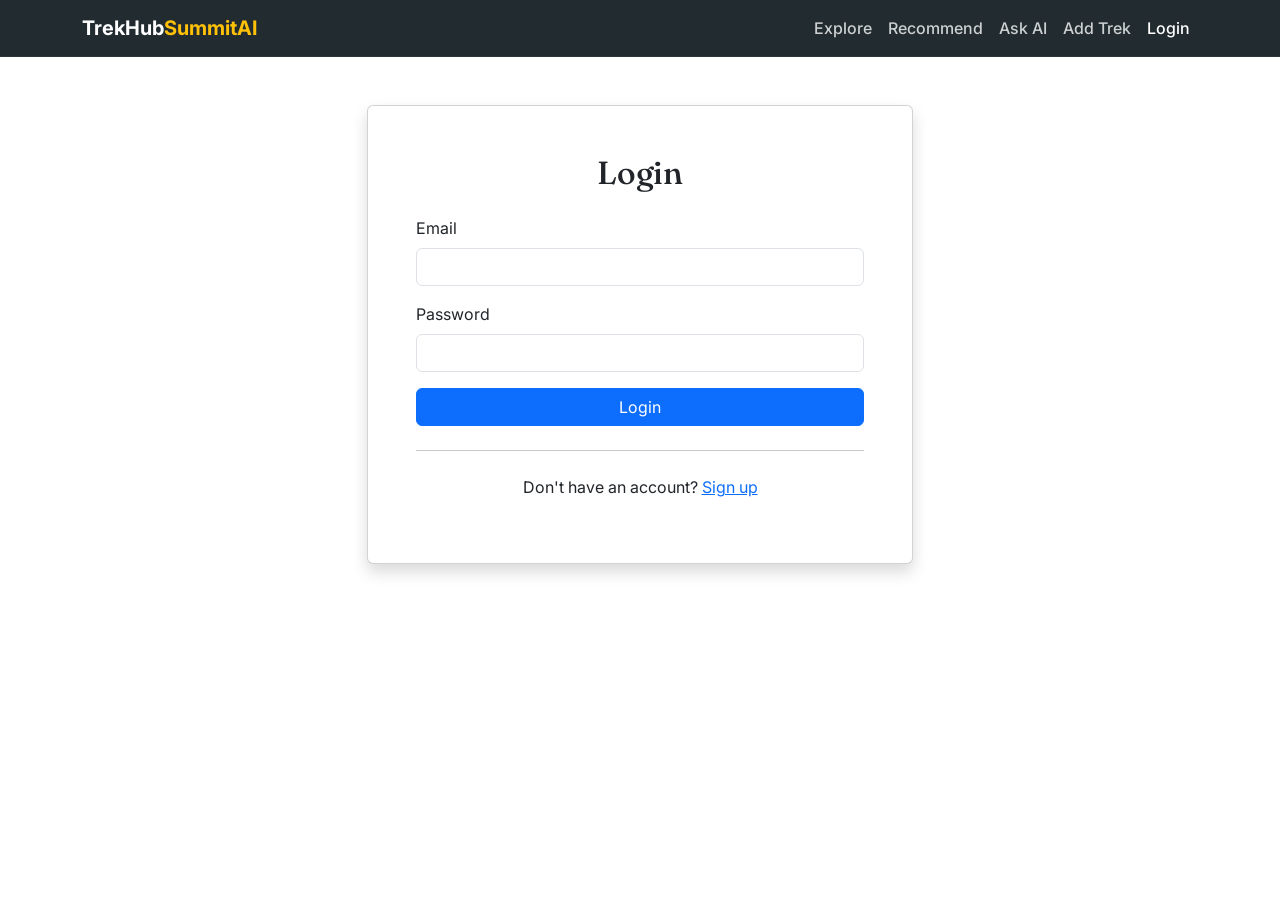
<file: frontend/index.html>
<!DOCTYPE html>
<html lang="en">

<head>
    <meta charset="utf-8" />
    <meta name="viewport" content="width=device-width, initial-scale=1" />
    <title>TrekHub SummitAI — Find Your Next Himalayan Adventure</title>

    <link href="https://cdn.jsdelivr.net/npm/bootstrap@5.3.3/dist/css/bootstrap.min.css" rel="stylesheet">
    <link href="https://cdn.jsdelivr.net/npm/bootstrap-icons@1.11.3/font/bootstrap-icons.css" rel="stylesheet">
    <link
        href="https://fonts.googleapis.com/css2?family=Fraunces:wght@500;700;900&family=Inter:wght@400;500;600&display=swap"
        rel="stylesheet">
    <link rel="stylesheet" href="css/styles.css?v=7" />
    <script>
        // Check if user is logged in, if not redirect to login
        if (!localStorage.getItem('user')) {
            window.location.href = 'login.html';
        }
    </script>
</head>

<body>

    <nav class="navbar navbar-expand-lg navbar-dark th-nav sticky-top">
        <div class="container">
            <a class="navbar-brand d-flex align-items-center" href="#home">
                <span class="fw-bold">TrekHub<span class="text-warning">SummitAI</span></span>
            </a>
            <button class="navbar-toggler" type="button" data-bs-toggle="collapse" data-bs-target="#navMenu">
                <span class="navbar-toggler-icon"></span>
            </button>
            <div class="collapse navbar-collapse" id="navMenu">
                <ul class="navbar-nav ms-auto">
                    <li class="nav-item"><a class="nav-link" href="#explore">Explore</a></li>
                    <li class="nav-item"><a class="nav-link" href="#recommend">Recommend</a></li>
                    <li class="nav-item"><a class="nav-link" href="#nlp">Ask AI</a></li>
                    <li class="nav-item"><a class="nav-link" href="#add">Add Trek</a></li>
                    <li class="nav-item"><a class="nav-link" href="#faq">FAQ</a></li>
                    <li class="nav-item"><a class="nav-link" href="login.html">Login</a></li>
                </ul>
            </div>
        </div>
    </nav>

    <header class="th-hero" id="home">
        <div class="th-hero-overlay"></div>
        <div class="container th-hero-content text-white">
            <h1 class="display-3 fw-bold th-heading">Find your next <span class="text-warning">summit</span></h1>
            <div class="d-flex flex-wrap gap-3">
                <a href="#recommend" class="btn btn-warning btn-lg fw-semibold">Get Recommendations</a>
                <a href="#nlp" class="btn btn-outline-light btn-lg">Ask in English</a>
            </div>
        </div>
    </header>

    <!-- Explore Section -->

    <section class="py-5" id="explore">
        <div class="container">
            <div class="d-flex justify-content-between align-items-end mb-4 flex-wrap gap-3">
                <div>
                    <h2 class="th-section-title">Explore Treks</h2>
                    <p class="text-muted mb-0">Filter by state, difficulty, budget or duration.</p>
                </div>
            </div>
            <form id="filterForm" class="row g-3 th-filter-card p-4 rounded-4 mb-4">
                <div class="col-md-3">
                    <label class="form-label small text-uppercase text-muted">State</label>
                    <select name="state" class="form-select" id="stateSelect">
                        <option value="">Any</option>
                    </select>
                </div>
                <div class="col-md-3">
                    <label class="form-label small text-uppercase text-muted">Difficulty</label>
                    <select name="difficulty" class="form-select">
                        <option value="">Any</option>
                        <option>Easy</option>
                        <option>Moderate</option>
                        <option>Difficult</option>
                    </select>
                </div>
                <div class="col-md-2">
                    <label class="form-label small text-uppercase text-muted">Max Budget ₹</label>
                    <input type="number" name="max_budget" class="form-control" placeholder="e.g. 10000">
                </div>
                <div class="col-md-2">
                    <label class="form-label small text-uppercase text-muted">Max Days</label>
                    <input type="number" name="max_days" class="form-control" placeholder="e.g. 5">
                </div>
                <div class="col-md-2 d-grid align-self-end">
                    <button type="submit" class="btn btn-dark">Apply</button>
                </div>
            </form>
            <div id="treksGrid" class="row g-4"></div>
        </div>
    </section>

    <!-- Recommend Section -->
    <section class="py-5 th-section-alt" id="recommend">
        <div class="container">
            <div class="row align-items-center g-5">
                <div class="col-lg-5">
                    <h2 class="th-section-title">Smart Recommendations</h2>
                    <p class="text-muted">Tell us what you want and our scoring engine ranks the top 3 treks for you.
                    </p>
                    <ul class="list-unstyled th-score-list">
                        <li><span class="badge bg-warning text-dark">+40</span> State match</li>
                        <li><span class="badge bg-warning text-dark">+30</span> Within budget</li>
                        <li><span class="badge bg-warning text-dark">+20</span> Difficulty match</li>
                        <li><span class="badge bg-warning text-dark">+10</span> Fits duration</li>
                    </ul>
                </div>
                <div class="col-lg-7">
                    <form id="recommendForm" class="th-card p-4 rounded-4">
                        <div class="row g-3">
                            <div class="col-md-6">
                                <label class="form-label small text-uppercase text-muted">State</label>
                                <select name="state" class="form-select" id="recState">
                                    <option value="">Any</option>
                                </select>
                            </div>
                            <div class="col-md-6">
                                <label class="form-label small text-uppercase text-muted">Difficulty</label>
                                <select name="difficulty" class="form-select">
                                    <option value="">Any</option>
                                    <option>Easy</option>
                                    <option>Moderate</option>
                                    <option>Difficult</option>
                                </select>
                            </div>
                            <div class="col-md-6">
                                <label class="form-label small text-uppercase text-muted">Budget ₹</label>
                                <input type="number" name="budget" class="form-control" placeholder="e.g. 12000">
                            </div>
                            <div class="col-md-6">
                                <label class="form-label small text-uppercase text-muted">Days available</label>
                                <input type="number" name="days" class="form-control" placeholder="e.g. 7">
                            </div>
                        </div>
                        <button type="submit" class="btn btn-warning fw-semibold mt-4">
                            </i>Recommend my treks</button>
                    </form>
                    <div id="recommendResults" class="mt-4"></div>
                </div>
            </div>
        </div>
    </section>

    <!-- NLP Section -->
    <section class="py-5" id="nlp">
        <div class="container">
            <div class="th-nlp-box rounded-4 p-4 p-md-5">
                <h2 class="th-section-title text-white mb-2">Ask in plain English</h2>
                <p class="text-white-50 mb-4">Try: <em>"cheap easy trek in Uttarakhand under 10000 for 6 days"</em></p>
                <form id="nlpForm" class="d-flex flex-column flex-md-row gap-2">
                    <input id="nlpQuery" class="form-control form-control-lg" placeholder="Type your dream trek…">
                    <button class="btn btn-warning btn-lg fw-semibold">Find</button>
                </form>
                <div id="nlpFilters" class="mt-3 small text-white-50"></div>
                <div id="nlpResults" class="row g-4 mt-2"></div>
            </div>
        </div>
    </section>


    <!-- Add Trek Section -->
    <section class="py-5 th-section-alt" id="add">
        <div class="container">
            <h2 class="th-section-title">Add a trek</h2>
            <p class="text-muted mb-4">Contribute a destination — it appears instantly in search and recommendations.
            </p>
            <form id="addForm" class="row g-3 th-card p-4 rounded-4">
                <div class="col-md-4">
                    <label class="form-label small text-uppercase text-muted">Name</label>
                    <input name="name" class="form-control" required>
                </div>
                <div class="col-md-4">
                    <label class="form-label small text-uppercase text-muted">State</label>
                    <input name="state" class="form-control" required>
                </div>
                <div class="col-md-4">
                    <label class="form-label small text-uppercase text-muted">Region</label>
                    <input name="region" class="form-control" placeholder="Himalayas / Western Ghats">
                </div>
                <div class="col-md-3">
                    <label class="form-label small text-uppercase text-muted">Difficulty</label>
                    <select name="difficulty" class="form-select" required>
                        <option>Easy</option>
                        <option>Moderate</option>
                        <option>Difficult</option>
                    </select>
                </div>
                <div class="col-md-3">
                    <label class="form-label small text-uppercase text-muted">Duration(days)</label>
                    <input type="number" name="duration_days" class="form-control" required>
                </div>
                <div class="col-md-3">
                    <label class="form-label small text-uppercase text-muted">Distance(km)</label>
                    <input type="number" step="0.1" name="distance_km" class="form-control">
                </div>
                <div class="col-md-3">
                    <label class="form-label small text-uppercase text-muted">Cost(₹)</label>
                    <input type="number" name="cost_inr" class="form-control" required>
                </div>
                <div class="col-md-4">
                    <label class="form-label small text-uppercase text-muted">Best time</label>
                    <input name="best_time" class="form-control" placeholder="e.g. June-Sep">
                </div>
                <div class="col-md-4">
                    <label class="form-label small text-uppercase text-muted">Max altitude(ft)</label>
                    <input type="number" name="max_altitude_ft" class="form-control">
                </div>
                <div class="col-md-4 d-grid align-self-end">
                    <button class="btn btn-dark">
                        </i>Add trek</button>
                </div>
                <div class="col-12"><label class="form-label small text-uppercase text-muted">Description</label>
                    <textarea name="description" rows="2" class="form-control"></textarea>
                </div>
                <div id="addMsg" class="col-12 small"></div>
            </form>
        </div>
    </section>

    <!-- FAQ Section -->
    <section class="py-5" id="faq">
        <div class="container">
            <h2 class="th-section-title text-center mb-4">Community Q&A</h2>

            <!-- Ask Question Form -->
            <div class="th-card rounded-4 p-4 mb-4">
                <h5 class="mb-3 fw-bold">Ask a new question</h5>
                <form id="askQuestionForm" class="d-flex gap-2">
                    <input type="text" id="newQuestionText" class="form-control"
                        placeholder="What would you like to know about trekking?" required>
                    <button type="submit" class="btn btn-dark px-4">Ask</button>
                </form>
                <div id="askQuestionMsg" class="small mt-2"></div>
            </div>

            <!-- Dynamic FAQs Container -->
            <div class="accordion th-card rounded-4 p-2" id="faqAccordion">
                <!-- FAQs will be injected here by app.js -->
            </div>
        </div>
    </section>

    <footer class="th-footer py-4 text-center text-white-50">
        <div class="container"><small>© 2026 TrekHub SummitAI</small>
        </div>
    </footer>

    <div class="modal fade" id="trekModal" tabindex="-1">
        <div class="modal-dialog modal-lg modal-dialog-centered">
            <div class="modal-content" id="trekModalContent"></div>
        </div>
    </div>

    <script src="https://cdn.jsdelivr.net/npm/bootstrap@5.3.3/dist/js/bootstrap.bundle.min.js"></script>
    <script src="js/app.js?v=6"></script>




</body>

</html>
</file>
<file: frontend/css/styles.css>
:root {
    --th-ink: #0f1a1f;
    --th-ink-2: #17262d;
    --th-cream: #ffffff;
    --th-moss: #2e5d4e;
    --th-sun: #e9b949;
    --th-rust: #c1502e;
}

* {
    box-sizing: border-box
}

html,
body {
    scroll-behavior: smooth
}

body {
    font-family: 'Inter', system-ui, sans-serif;
    color: var(--th-ink);
    background: var(--th-cream);
    margin: 0;
}

h1,
h2,
h3,
.th-heading,
.th-section-title {
    font-family: 'Fraunces', Georgia, serif;
    letter-spacing: -0.01em;
}

.th-nav {
    background: rgba(15, 26, 31, .92);
    backdrop-filter: blur(10px);
    border-bottom: 1px solid rgba(255, 255, 255, .06);
}

.th-nav .nav-link {
    color: rgba(255, 255, 255, .78);
    font-weight: 500
}

.th-nav .nav-link:hover {
    color: var(--th-sun)
}

.th-hero {
    position: relative;
    min-height: 88vh;
    display: flex;
    align-items: center;
    background: radial-gradient(ellipse at 20% 80%, rgba(46, 93, 78, .55), transparent 60%),
        radial-gradient(ellipse at 80% 20%, rgba(193, 80, 46, .35), transparent 55%),
        linear-gradient(180deg, #0b1418 0%, #17262d 60%, #0f1a1f 100%);
    overflow: hidden;
}

.th-hero::before {
    content: "";
    position: absolute;
    inset: 0;
    background: url("../assts/IMG_6111_web.jpg") center/cover no-repeat;
    pointer-events: none;
}


.th-hero-overlay {
    position: absolute;
    inset: 0;
    background: radial-gradient(ellipse at top right, rgba(233, 185, 73, .08), transparent 60%);
}

.th-hero-content {
    position: relative;
    z-index: 2;
    padding: 7rem 0 5rem
}

.th-heading {
    line-height: 1.02;
    text-shadow: 0 6px 40px rgba(0, 0, 0, .35)
}

.th-badge {
    background: rgba(233, 185, 73, .12);
    color: #ffd879;
    border: 1px solid rgba(233, 185, 73, .35);
    padding: .5rem .9rem;
    border-radius: 999px;
    font-weight: 500;
    letter-spacing: .02em
}

.th-hero-stats .th-stat {
    border-left: 2px solid rgba(233, 185, 73, .5);
    padding: .25rem 0 .25rem 1rem;
}

.th-hero-stats .th-stat span {
    font-family: 'Fraunces', serif;
    font-size: 2rem;
    display: block;
    color: var(--th-sun)
}

.th-hero-stats .th-stat small {
    color: rgba(255, 255, 255, .7);
    text-transform: uppercase;
    letter-spacing: .08em;
    font-size: .72rem
}

.th-section-title {
    font-size: 2.25rem;
    font-weight: 700;
    margin-bottom: .25rem
}

.th-section-alt {
    background: #ffffff
}

.th-card {
    background: #fff;
    border: 1px solid rgba(15, 26, 31, .08);
    box-shadow: 0 8px 30px rgba(15, 26, 31, .04)
}

.th-filter-card {
    background: #fff;
    border: 1px solid rgba(15, 26, 31, .08)
}

.trek-card {
    background: #fff;
    border: 1px solid rgba(15, 26, 31, .08);
    border-radius: 1.25rem;
    overflow: hidden;
    transition: transform .25s ease, box-shadow .25s ease;
    cursor: pointer;
    height: 100%;
    display: flex;
    flex-direction: column;
}

.trek-card:hover {
    transform: translateY(-4px);
    box-shadow: 0 18px 40px rgba(15, 26, 31, .10)
}

.trek-card .tc-img {
    aspect-ratio: 16/10;
    background: linear-gradient(135deg, #2e5d4e, #17262d);
    position: relative;
    color: #fff;
}

.trek-card .tc-img::after {
    content: "";
    position: absolute;
    inset: 0;
    background: url("../assts/treks_web.jpeg") center/cover no-repeat;
}


.trek-card .tc-diff {
    position: absolute;
    top: 12px;
    right: 12px;
    z-index: 2;
    background: rgba(15, 26, 31, .8);
    color: #fff;
    padding: .3rem .7rem;
    border-radius: 999px;
    font-size: .72rem;
    letter-spacing: .05em;
    text-transform: uppercase;
}

.trek-card .tc-body {
    padding: 1.1rem 1.25rem 1.3rem
}

.trek-card h5 {
    font-family: 'Fraunces', serif;
    font-weight: 700;
    margin-bottom: .25rem;
    color: var(--th-ink) !important;
    display: block !important;
}

.trek-card p {
    color: var(--th-ink-2) !important;
    display: block !important;
}

.trek-card .tc-meta {
    display: flex;
    flex-wrap: wrap;
    gap: .4rem;
    margin-top: .6rem
}

.trek-card .tc-meta span {
    background: #f5efe4;
    color: #17262d;
    font-size: .75rem;
    padding: .25rem .6rem;
    border-radius: 999px;
}

.tc-score {
    background: var(--th-sun) !important;
    color: #17262d !important;
    font-weight: 700
}

.th-score-list li {
    margin-bottom: .5rem;
    font-weight: 500
}

.th-score-list .badge {
    margin-right: .5rem
}

.th-nlp-box {
    background: linear-gradient(135deg, #17262d 0%, #2e5d4e 100%);
    color: #fff;
    box-shadow: 0 20px 60px rgba(15, 26, 31, .15);
}

.th-nlp-box .th-section-title {
    color: #fff
}

.th-footer {
    background: #0f1a1f
}

.th-chat-toggle {
    position: fixed;
    right: 24px;
    bottom: 24px;
    z-index: 1040;
    width: 58px;
    height: 58px;
    border-radius: 50%;
    border: none;
    background: var(--th-sun);
    color: #17262d;
    font-size: 1.5rem;
    box-shadow: 0 10px 28px rgba(15, 26, 31, .25);
    transition: transform .2s ease;
}

.th-chat-toggle:hover {
    transform: scale(1.08)
}

.th-chat-panel {
    position: fixed;
    right: 24px;
    bottom: 96px;
    z-index: 1041;
    width: 360px;
    max-width: calc(100vw - 32px);
    background: #fff;
    border-radius: 1rem;
    overflow: hidden;
    display: flex;
    flex-direction: column;
    max-height: 70vh;
    border: 1px solid rgba(15, 26, 31, .1);
}

.th-chat-head {
    background: #17262d;
    color: #fff;
    padding: .85rem 1rem
}

.th-chat-body {
    padding: 1rem;
    overflow-y: auto;
    flex: 1 1 auto;
    min-height: 220px;
    background: #f5efe4;
}

.th-chat-body .msg {
    max-width: 85%;
    padding: .6rem .85rem;
    border-radius: 1rem;
    margin-bottom: .6rem;
    line-height: 1.4;
    font-size: .92rem;
    white-space: pre-wrap;
}

.th-chat-body .msg.user {
    background: #17262d;
    color: #fff;
    margin-left: auto;
    border-bottom-right-radius: .3rem
}

.th-chat-body .msg.bot {
    background: #fff;
    color: #17262d;
    border: 1px solid rgba(15, 26, 31, .08);
    border-bottom-left-radius: .3rem
}

.th-chat-body .msg.bot.typing {
    font-style: italic;
    color: #6c757d
}

.th-chat-input {
    padding: .75rem;
    border-top: 1px solid rgba(15, 26, 31, .1);
    background: #fff
}

@media (max-width:768px) {
    .th-hero {
        min-height: auto
    }

    .th-hero-content {
        padding: 4.5rem 0 3rem
    }

    .display-3 {
        font-size: 2.6rem
    }

    .th-chat-panel {
        right: 12px;
        left: 12px;
        bottom: 88px;
        width: auto
    }
}

#trekModalContent {
    border-radius: 1rem;
    overflow: hidden
}

#trekModalContent .tc-img {
    aspect-ratio: 16/6
}
</file>
